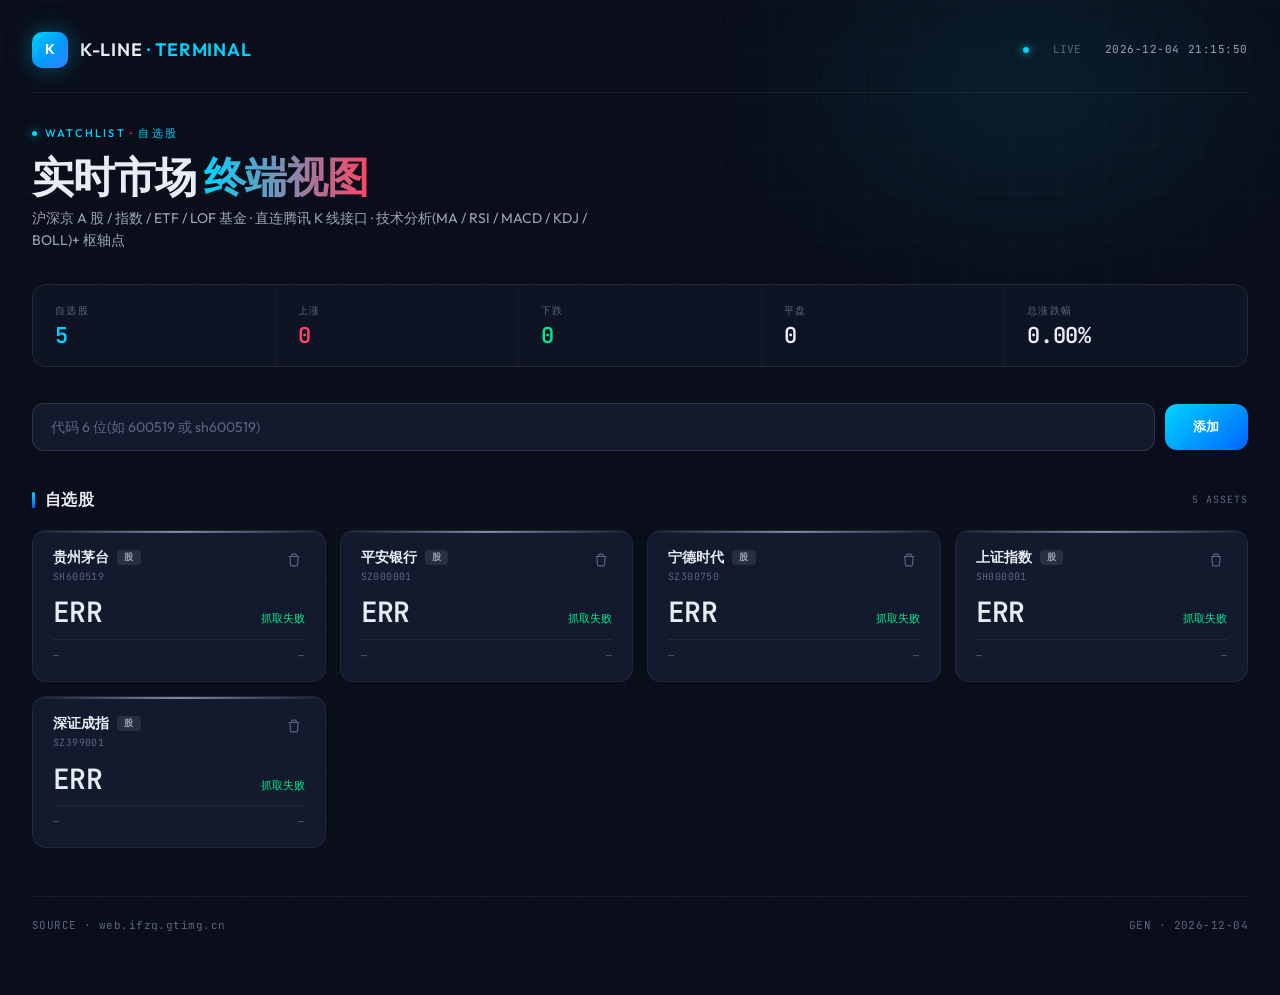
<file: index.html>
<!DOCTYPE html>
<html lang="zh-CN">
<head>
<meta charset="UTF-8">
<meta name="viewport" content="width=device-width, initial-scale=1.0">
<title>K-LINE · 自选股终端</title>
<link rel="stylesheet" href="https://fonts.googleapis.com/css2?family=DM+Serif+Display&family=Outfit:wght@400;500;600;700&family=JetBrains+Mono:wght@400;500;600&display=swap">
<style>
  :root{
    --bg:#0a0e1a;
    --bg-2:#0f1424;
    --surface:#141a2e;
    --surface-2:#1a2138;
    --line:rgba(255,255,255,0.06);
    --line-2:rgba(255,255,255,0.12);
    --text:#e8edf5;
    --text-soft:#9aa5b8;
    --text-mute:#5a6580;
    --up:#ff4565;
    --up-soft:rgba(255,69,101,0.12);
    --down:#00e88a;
    --down-soft:rgba(0,232,138,0.12);
    --flat:#7c8aa5;
    --accent:#00d4ff;
    --accent-glow:rgba(0,212,255,0.35);
    --warn:#ffb547;
  }
  *{box-sizing:border-box;margin:0;padding:0}
  html,body{background:var(--bg);color:var(--text);font-family:'Outfit','PingFang SC','Microsoft YaHei',sans-serif;font-size:14px;line-height:1.55;-webkit-font-smoothing:antialiased;overflow-x:hidden}
  body::before{content:'';position:fixed;inset:0;background-image:
    linear-gradient(rgba(255,255,255,0.018) 1px,transparent 1px),
    linear-gradient(90deg,rgba(255,255,255,0.018) 1px,transparent 1px);
    background-size:48px 48px;pointer-events:none;z-index:0}
  body::after{content:'';position:fixed;top:-20%;right:-10%;width:60%;height:60%;background:radial-gradient(ellipse at center, rgba(0,212,255,0.08) 0%, transparent 60%);pointer-events:none;z-index:0}
  .wrap{position:relative;z-index:1;max-width:1280px;margin:0 auto;padding:32px 32px 60px}

  /* ============ Top bar ============ */
  .topbar{display:flex;align-items:center;justify-content:space-between;padding-bottom:24px;border-bottom:1px solid var(--line);margin-bottom:32px}
  .brand{display:flex;align-items:center;gap:12px}
  .brand .logo{width:36px;height:36px;border-radius:10px;background:linear-gradient(135deg,#00d4ff,#0066ff);display:flex;align-items:center;justify-content:center;color:#fff;font-weight:700;font-size:14px;box-shadow:0 0 24px var(--accent-glow);position:relative}
  .brand .logo::after{content:'';position:absolute;inset:0;border-radius:10px;background:linear-gradient(135deg,transparent 50%,rgba(255,255,255,0.2));pointer-events:none}
  .brand .name{font-family:'Outfit',sans-serif;font-size:18px;font-weight:600;letter-spacing:0.04em}
  .brand .name em{font-style:normal;color:var(--accent)}
  .status-bar{display:flex;align-items:center;gap:24px;font-family:'JetBrains Mono',monospace;font-size:11px;color:var(--text-mute)}
  .status-bar .dot{width:6px;height:6px;border-radius:50%;background:var(--accent);box-shadow:0 0 8px var(--accent);animation:pulse 2s ease-in-out infinite}
  @keyframes pulse{0%,100%{opacity:1}50%{opacity:0.4}}
  .status-bar .dot.live{background:var(--accent)}
  .status-bar .time{color:var(--text-soft);letter-spacing:0.05em}

  /* ============ Hero stats ============ */
  .hero{margin-bottom:32px}
  .hero-eyebrow{font-size:11px;letter-spacing:0.2em;color:var(--accent);text-transform:uppercase;margin-bottom:12px;display:flex;align-items:center;gap:8px;font-weight:500}
  .hero-eyebrow .dot{width:5px;height:5px;border-radius:50%;background:var(--accent);box-shadow:0 0 10px var(--accent)}
  h1{font-family:'Outfit',sans-serif;font-size:42px;line-height:1.1;letter-spacing:-0.02em;font-weight:600;margin-bottom:8px;color:var(--text)}
  h1 em{font-style:normal;font-weight:700;background:linear-gradient(90deg,var(--accent),#ff4565);-webkit-background-clip:text;-webkit-text-fill-color:transparent;background-clip:text}
  .sub{color:var(--text-soft);font-size:14px;max-width:560px}
  .sub code{font-family:'JetBrains Mono',monospace;background:rgba(0,212,255,0.1);color:var(--accent);padding:1px 6px;border-radius:4px;font-size:12px;border:1px solid rgba(0,212,255,0.2)}

  /* 状态条:总览 */
  .strip{display:grid;grid-template-columns:repeat(5,1fr);gap:1px;background:var(--line);border:1px solid var(--line);border-radius:14px;margin-bottom:36px;overflow:hidden}
  .strip .cell{background:var(--bg-2);padding:18px 22px;transition:background .2s}
  .strip .cell:hover{background:var(--surface)}
  .strip .k{font-size:10px;letter-spacing:0.14em;color:var(--text-mute);text-transform:uppercase;margin-bottom:6px;font-weight:500}
  .strip .v{font-family:'JetBrains Mono',monospace;font-size:22px;font-weight:600;letter-spacing:-0.01em;line-height:1.1}
  .strip .v.up{color:var(--up)}
  .strip .v.down{color:var(--down)}
  .strip .v.accent{color:var(--accent)}

  /* ============ Add form ============ */
  .add-row{display:flex;gap:10px;margin-bottom:36px;align-items:center}
  .add-input{flex:1;padding:14px 18px;background:var(--surface);border:1px solid var(--line-2);border-radius:12px;font-size:14px;color:var(--text);font-family:'JetBrains Mono',monospace;outline:none;transition:all .2s}
  .add-input::placeholder{color:var(--text-mute);font-family:'Outfit',sans-serif}
  .add-input:focus{border-color:var(--accent);box-shadow:0 0 0 3px var(--accent-glow);background:var(--surface-2)}
  .add-input.warn{border-color:var(--warn);box-shadow:0 0 0 3px rgba(255,181,71,0.2)}
  .add-input.success{border-color:var(--up);box-shadow:0 0 0 3px rgba(0,232,138,0.2)}
  .add-btn{padding:14px 28px;background:linear-gradient(135deg,var(--accent),#0066ff);color:#fff;border:0;border-radius:12px;font-size:13px;font-weight:600;cursor:pointer;letter-spacing:0.04em;transition:all .2s;font-family:inherit;position:relative;overflow:hidden}
  .add-btn::before{content:'';position:absolute;top:0;left:-100%;width:100%;height:100%;background:linear-gradient(90deg,transparent,rgba(255,255,255,0.2),transparent);transition:left .5s}
  .add-btn:hover::before{left:100%}
  .add-btn:hover{transform:translateY(-1px);box-shadow:0 8px 20px var(--accent-glow)}

  /* ============ Section header ============ */
  .sec-head{display:flex;align-items:center;justify-content:space-between;margin-bottom:18px}
  .sec-head h2{font-family:'Outfit',sans-serif;font-size:16px;font-weight:600;letter-spacing:0.02em;display:flex;align-items:center;gap:10px}
  .sec-head h2::before{content:'';width:3px;height:16px;background:linear-gradient(180deg,var(--accent),#0066ff);border-radius:2px}
  .sec-head .tag{font-family:'JetBrains Mono',monospace;font-size:10px;color:var(--text-mute);letter-spacing:0.1em;text-transform:uppercase}

  /* ============ Stock grid ============ */
  .grid{display:grid;grid-template-columns:repeat(auto-fill,minmax(290px,1fr));gap:14px}

  /* Stock card */
  .sc{background:var(--surface);border:1px solid var(--line);border-radius:14px;padding:18px 20px;cursor:pointer;position:relative;overflow:hidden;transition:all .25s cubic-bezier(.4,0,.2,1);opacity:0;transform:translateY(8px);animation:slideIn .5s forwards}
  @keyframes slideIn{to{opacity:1;transform:translateY(0)}}
  .sc:hover{transform:translateY(-3px);border-color:var(--line-2);background:var(--surface-2);box-shadow:0 12px 32px -8px rgba(0,0,0,0.5),0 0 0 1px var(--accent-glow)}
  .sc::before{content:'';position:absolute;top:0;left:0;right:0;height:2px;background:var(--flat);transition:all .3s}
  .sc.up::before{background:linear-gradient(90deg,transparent,var(--up),transparent)}
  .sc.down::before{background:linear-gradient(90deg,transparent,var(--down),transparent)}
  .sc.flat::before{background:linear-gradient(90deg,transparent,var(--flat),transparent)}

  .sc-head{display:flex;justify-content:space-between;align-items:flex-start;margin-bottom:14px}
  .sc-name{font-size:14px;font-weight:600;line-height:1.2;display:flex;align-items:center;gap:8px;flex-wrap:wrap}
  .sc-code{font-family:'JetBrains Mono',monospace;font-size:10px;color:var(--text-mute);letter-spacing:0.04em;margin-top:3px}
  .sc-del{background:transparent;border:0;color:var(--text-mute);cursor:pointer;padding:4px;border-radius:6px;transition:all .2s;display:flex}
  .sc-del:hover{color:var(--down);background:var(--down-soft)}
  .sc-del svg{width:14px;height:14px}

  .type-pill{display:inline-block;padding:2px 7px;border-radius:4px;font-size:9px;font-weight:700;letter-spacing:0.06em;vertical-align:middle}
  .type-pill.type-stock{background:rgba(154,165,184,0.15);color:var(--text-soft)}
  .type-pill.type-etf{background:rgba(0,212,255,0.15);color:var(--accent)}
  .type-pill.type-lof{background:rgba(255,181,71,0.15);color:var(--warn)}
  .type-pill.type-index{background:rgba(168,85,247,0.18);color:#c084fc}

  .sc-price-row{display:flex;align-items:baseline;justify-content:space-between;margin-bottom:12px}
  .sc-price{font-family:'JetBrains Mono',monospace;font-size:28px;font-weight:600;letter-spacing:-0.02em;line-height:1;transition:color .3s}
  .sc-price.up{color:var(--up)}
  .sc-price.down{color:var(--down)}
  .sc-price.flat{color:var(--text)}
  .sc-change{text-align:right;font-family:'JetBrains Mono',monospace;font-size:12px;line-height:1.4}
  .sc-change .pct{font-size:14px;font-weight:600}
  .sc-change.up{color:var(--up)}
  .sc-change.down{color:var(--down)}
  .sc-change.flat{color:var(--text-mute)}
  .sc-flash{animation:flashUp .6s ease-out}
  .sc-flash-down{animation:flashDown .6s ease-out}
  @keyframes flashUp{0%{background:var(--up-soft)}100%{background:transparent}}
  @keyframes flashDown{0%{background:var(--down-soft)}100%{background:transparent}}

  .sc-spark{height:36px;width:100%;margin-bottom:6px}
  .sc-foot{display:flex;justify-content:space-between;font-family:'JetBrains Mono',monospace;font-size:10px;color:var(--text-mute);letter-spacing:0.04em;padding-top:8px;border-top:1px solid var(--line)}

  /* Empty state */
  .empty{grid-column:1/-1;text-align:center;padding:60px 20px;color:var(--text-mute);font-size:13px}
  .empty svg{margin:0 auto 16px;display:block;color:var(--text-mute);opacity:0.3;width:40px;height:40px}

  /* Footer */
  .foot{margin-top:48px;padding-top:20px;border-top:1px solid var(--line);color:var(--text-mute);font-size:11px;display:flex;justify-content:space-between;font-family:'JetBrains Mono',monospace;letter-spacing:0.04em}

  /* Responsive */
  @media (max-width:900px){
    .wrap{padding:24px 18px 50px}
    h1{font-size:30px}
    .strip{grid-template-columns:repeat(2,1fr)}
    .strip .cell:nth-child(2n){border-right:0}
    .strip .cell:nth-child(-n+2){border-bottom:1px solid var(--line)}
    .status-bar{display:none}
    .add-row{flex-direction:column;align-items:stretch}
    .add-btn{padding:12px}
  }
</style>
</head>
<body>
<div class="wrap">

  <!-- Top bar -->
  <div class="topbar">
    <div class="brand">
      <div class="logo">K</div>
      <div class="name">K-LINE <em>·  TERMINAL</em></div>
    </div>
    <div class="status-bar">
      <span class="dot live"></span>
      <span>LIVE</span>
      <span class="time" id="clock">—</span>
    </div>
  </div>

  <!-- Hero -->
  <header class="hero">
    <div class="hero-eyebrow"><span class="dot"></span>WATCHLIST · 自选股</div>
    <h1>实时市场 <em>终端视图</em></h1>
    <p class="sub">沪深京 A 股 / 指数 / ETF / LOF 基金 · 直连腾讯 K 线接口 · 技术分析(MA / RSI / MACD / KDJ / BOLL)+ 枢轴点</p>
  </header>

  <!-- Stats strip -->
  <div class="strip" id="strip">
    <div class="cell"><div class="k">自选股</div><div class="v accent" id="statCount">0</div></div>
    <div class="cell"><div class="k">上涨</div><div class="v up" id="statUp">0</div></div>
    <div class="cell"><div class="k">下跌</div><div class="v down" id="statDown">0</div></div>
    <div class="cell"><div class="k">平盘</div><div class="v" id="statFlat">0</div></div>
    <div class="cell"><div class="k">总涨跌幅</div><div class="v" id="statTotal">0.00%</div></div>
  </div>

  <!-- Add -->
  <form class="add-row" id="addForm">
    <input class="add-input" id="codeInput" placeholder="代码 6 位(如 600519 或 sh600519)" autocomplete="off">
    <button type="submit" class="add-btn">添加</button>
  </form>

  <!-- Watchlist -->
  <div class="sec-head">
    <h2>自选股</h2>
    <span class="tag" id="watchCount">—</span>
  </div>
  <div class="grid" id="watchGrid"></div>

  <div class="foot">
    <span>SOURCE · web.ifzq.gtimg.cn</span>
    <span id="footTime">—</span>
  </div>
</div>

<script src="app.js"></script>
<script>
// 数字滚动动画(缓动)
function animateNumber(el, from, to, duration, suffix = '', decimals = 0) {
  const start = performance.now();
  function tick(now) {
    const t = Math.min(1, (now - start) / duration);
    const eased = 1 - Math.pow(1 - t, 3);
    const v = from + (to - from) * eased;
    el.textContent = v.toFixed(decimals) + suffix;
    if (t < 1) requestAnimationFrame(tick);
  }
  requestAnimationFrame(tick);
}

// 时钟
function tickClock() {
  const d = new Date();
  const pad = n => String(n).padStart(2, '0');
  document.getElementById('clock').textContent =
    `${d.getFullYear()}-${pad(d.getMonth()+1)}-${pad(d.getDate())} ${pad(d.getHours())}:${pad(d.getMinutes())}:${pad(d.getSeconds())}`;
}
setInterval(tickClock, 1000);
tickClock();

document.getElementById('footTime').textContent = 'GEN · ' + new Date().toISOString().slice(0,10);

// Sparkline(30 日走势)
function sparklineSVG(closes, width = 280, height = 36, up = true) {
  if (!closes.length) return '';
  const min = Math.min(...closes), max = Math.max(...closes);
  const range = max - min || 1;
  const stepX = width / (closes.length - 1 || 1);
  const points = closes.map((v, i) => {
    const x = i * stepX;
    const y = height - ((v - min) / range) * (height - 4) - 2;
    return [x, y];
  });
  const linePath = points.map((p, i) => (i === 0 ? 'M' : 'L') + p[0].toFixed(1) + ',' + p[1].toFixed(1)).join(' ');
  const areaPath = linePath + ` L${points.at(-1)[0].toFixed(1)},${height} L0,${height} Z`;
  const color = up ? '#ff4565' : '#00e88a';
  return `<svg class="sc-spark" viewBox="0 0 ${width} ${height}" preserveAspectRatio="none">
    <path d="${areaPath}" fill="${color}" fill-opacity="0.08"/>
    <path d="${linePath}" fill="none" stroke="${color}" stroke-width="1.5" stroke-linejoin="round" stroke-linecap="round"/>
    <circle cx="${points.at(-1)[0].toFixed(1)}" cy="${points.at(-1)[1].toFixed(1)}" r="2.5" fill="${color}"/>
  </svg>`;
}

// 渲染主逻辑
const quoteCache = new Map();

function renderWatchlist() {
  const list = loadStocks();
  document.getElementById('watchCount').textContent = `${list.length} ASSETS`;
  document.getElementById('statCount').textContent = list.length;
  const grid = document.getElementById('watchGrid');
  if (!list.length) {
    grid.innerHTML = `<div class="empty">
      <svg viewBox="0 0 24 24" fill="none" stroke="currentColor" stroke-width="1.5"><path d="M3 3h18v18H3z"/><path d="M3 9h18M9 3v18"/></svg>
      NO ASSETS ·  上方输入代码添加
    </div>`;
    updateStrip([]);
    return;
  }
  grid.innerHTML = list.map((s, i) => `
    <div class="sc flat" data-code="${s.code}" style="animation-delay:${i*60}ms" onclick="goStock('${s.code}')">
      <div class="sc-head">
        <div>
          <div class="sc-name">${s.name}${typeLabel(s.type)}</div>
          <div class="sc-code">${s.code.toUpperCase()}</div>
        </div>
        <button class="sc-del" onclick="event.stopPropagation();onDel('${s.code}')" title="删除">
          <svg viewBox="0 0 24 24" fill="none" stroke="currentColor" stroke-width="2"><path d="M3 6h18M8 6V4a2 2 0 012-2h4a2 2 0 012 2v2M19 6l-1 14a2 2 0 01-2 2H8a2 2 0 01-2-2L5 6"/></svg>
        </button>
      </div>
      <div class="sc-price-row">
        <div class="sc-price flat" id="price-${s.code}">—</div>
        <div class="sc-change flat" id="change-${s.code}">
          <div>—</div><div class="pct">—</div>
        </div>
      </div>
      <div id="spark-${s.code}"></div>
      <div class="sc-foot">
        <span id="date-${s.code}">—</span>
        <span id="vol-${s.code}">—</span>
      </div>
    </div>
  `).join('');
  list.forEach(s => fetchQuoteCard(s));
}

async function fetchQuoteCard(stock) {
  const priceEl = document.getElementById('price-' + stock.code);
  const changeEl = document.getElementById('change-' + stock.code);
  const sparkEl = document.getElementById('spark-' + stock.code);
  const dateEl = document.getElementById('date-' + stock.code);
  const volEl = document.getElementById('vol-' + stock.code);
  const cardEl = document.querySelector(`[data-code="${stock.code}"]`);
  if (!priceEl) return;
  try {
    const k = await fetchKLine(stock.code, 60);
    const last = k[k.length - 1];
    const prev = k[k.length - 2] || last;
    const change = last.close - prev.close;
    const pct = (change / prev.close) * 100;
    const dir = change > 0 ? 'up' : change < 0 ? 'down' : 'flat';

    animateNumber(priceEl, 0, last.close, 800, '', 2);
    priceEl.classList.remove('up', 'down', 'flat');
    priceEl.classList.add(dir);
    changeEl.classList.remove('up', 'down', 'flat');
    changeEl.classList.add(dir);
    changeEl.innerHTML = `<div>${change>=0?'+':''}${change.toFixed(2)}</div><div class="pct">${change>=0?'+':''}${pct.toFixed(2)}%</div>`;
    cardEl.classList.remove('up', 'down', 'flat');
    cardEl.classList.add(dir);
    sparkEl.innerHTML = sparklineSVG(k.map(d => d.close), 280, 36, dir === 'up');
    dateEl.textContent = last.date;
    volEl.textContent = `VOL ${(last.volume/1e4).toFixed(0)}万`;

    quoteCache.set(stock.code, { last, prev, dir, change, pct });
    updateStripFromCache();
  } catch (e) {
    priceEl.textContent = 'ERR';
    changeEl.innerHTML = `<div style="color:var(--down);font-size:11px">抓取失败</div>`;
    cardEl.classList.add('flat');
  }
}

function updateStripFromCache() {
  const arr = [];
  loadStocks().forEach(s => {
    const q = quoteCache.get(s.code);
    if (q) arr.push(q);
  });
  updateStrip(arr);
}

function updateStrip(quotes) {
  const up = quotes.filter(q => q.dir === 'up').length;
  const down = quotes.filter(q => q.dir === 'down').length;
  const flat = quotes.length - up - down;
  const total = quotes.reduce((a, q) => a + q.pct, 0);
  animateNumber(document.getElementById('statUp'), +document.getElementById('statUp').textContent || 0, up, 300, '', 0);
  animateNumber(document.getElementById('statDown'), +document.getElementById('statDown').textContent || 0, down, 300, '', 0);
  animateNumber(document.getElementById('statFlat'), +document.getElementById('statFlat').textContent || 0, flat, 300, '', 0);
  const totEl = document.getElementById('statTotal');
  totEl.textContent = (total>=0?'+':'') + total.toFixed(2) + '%';
  totEl.classList.remove('up', 'down');
  totEl.classList.add(total >= 0 ? 'up' : 'down');
}

function onAdd(e) {
  e.preventDefault();
  const codeEl = document.getElementById('codeInput');
  const code = codeEl.value.trim();
  if (!code) return;
  const r = addStock(code);
  if (!r.added) {
    codeEl.classList.add('warn');
    codeEl.value = '';
    setTimeout(() => codeEl.classList.remove('warn'), 1500);
    return;
  }
  codeEl.value = '';
  codeEl.classList.add('success');
  setTimeout(() => codeEl.classList.remove('success'), 800);
  renderWatchlist();
}

function onDel(code) {
  removeStock(code);
  renderWatchlist();
}

renderWatchlist();
document.getElementById('addForm').addEventListener('submit', onAdd);
</script>

</body>
</html>
</file>
